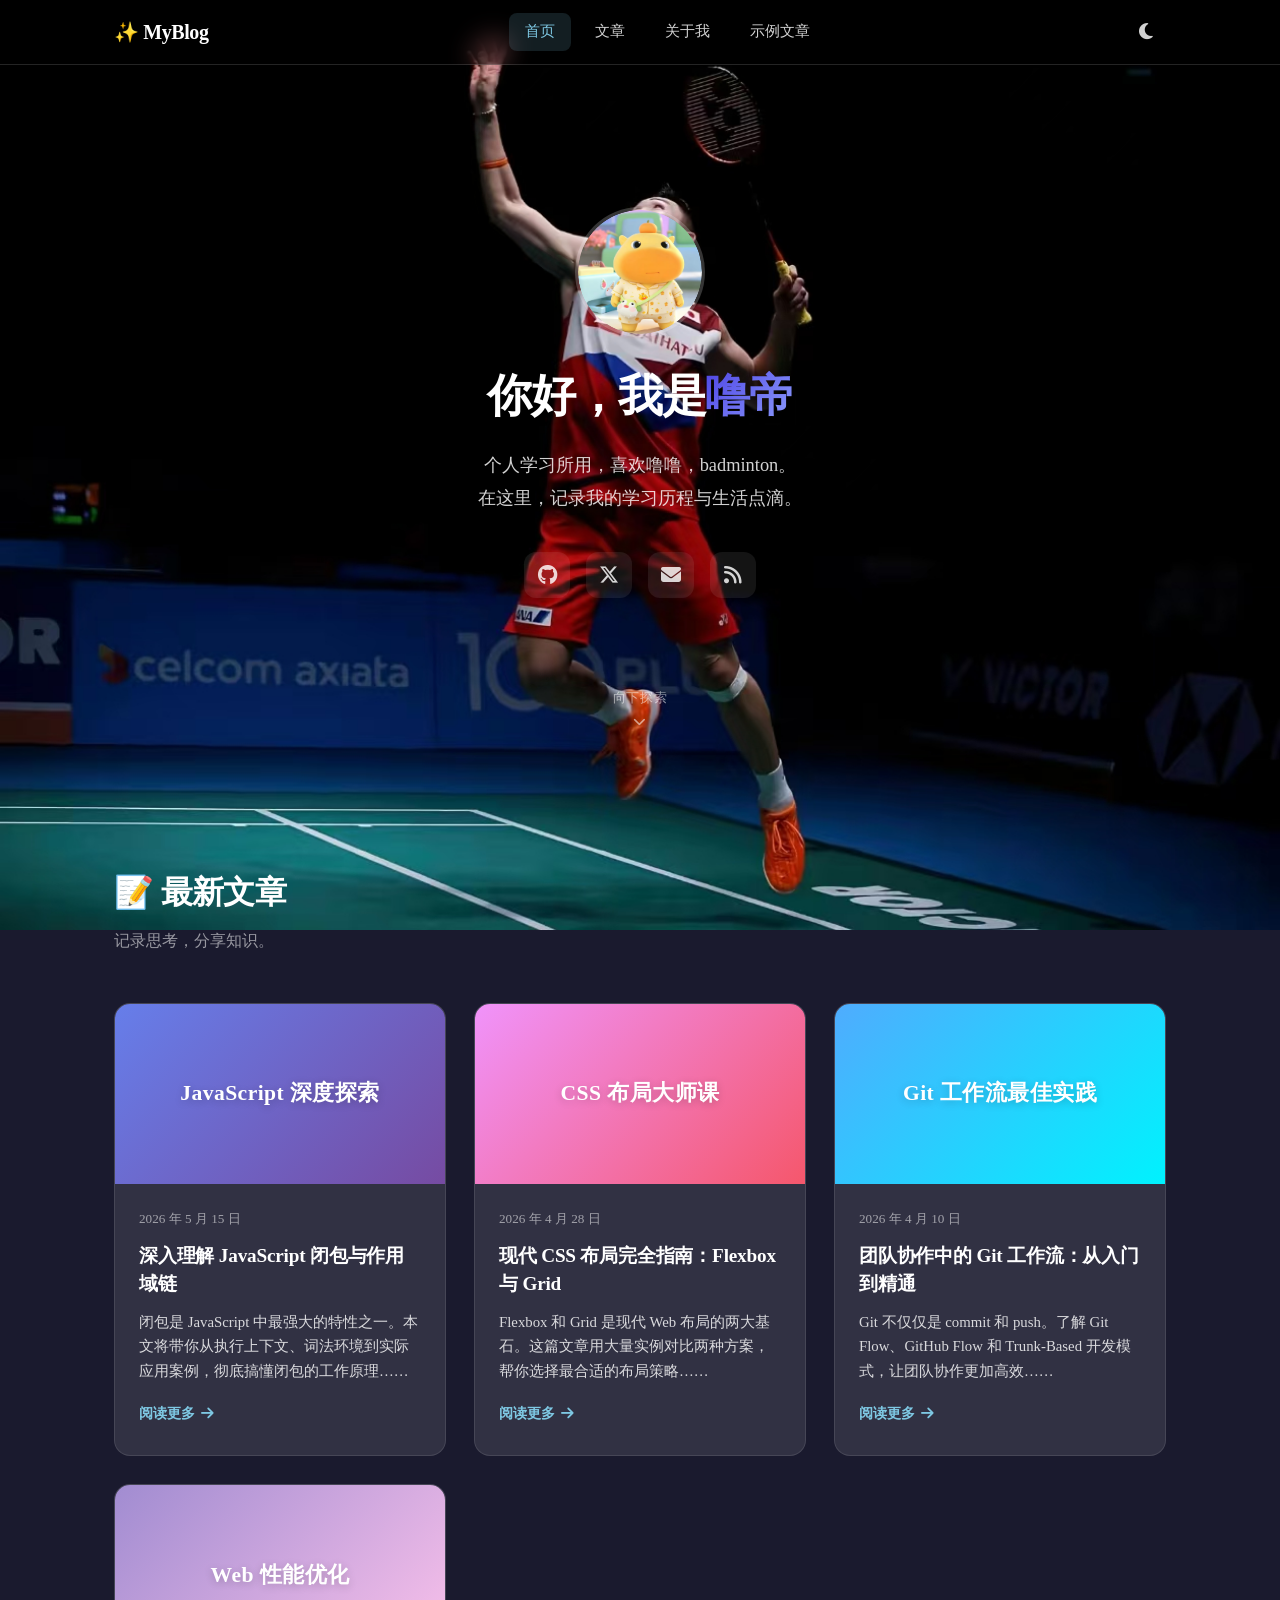
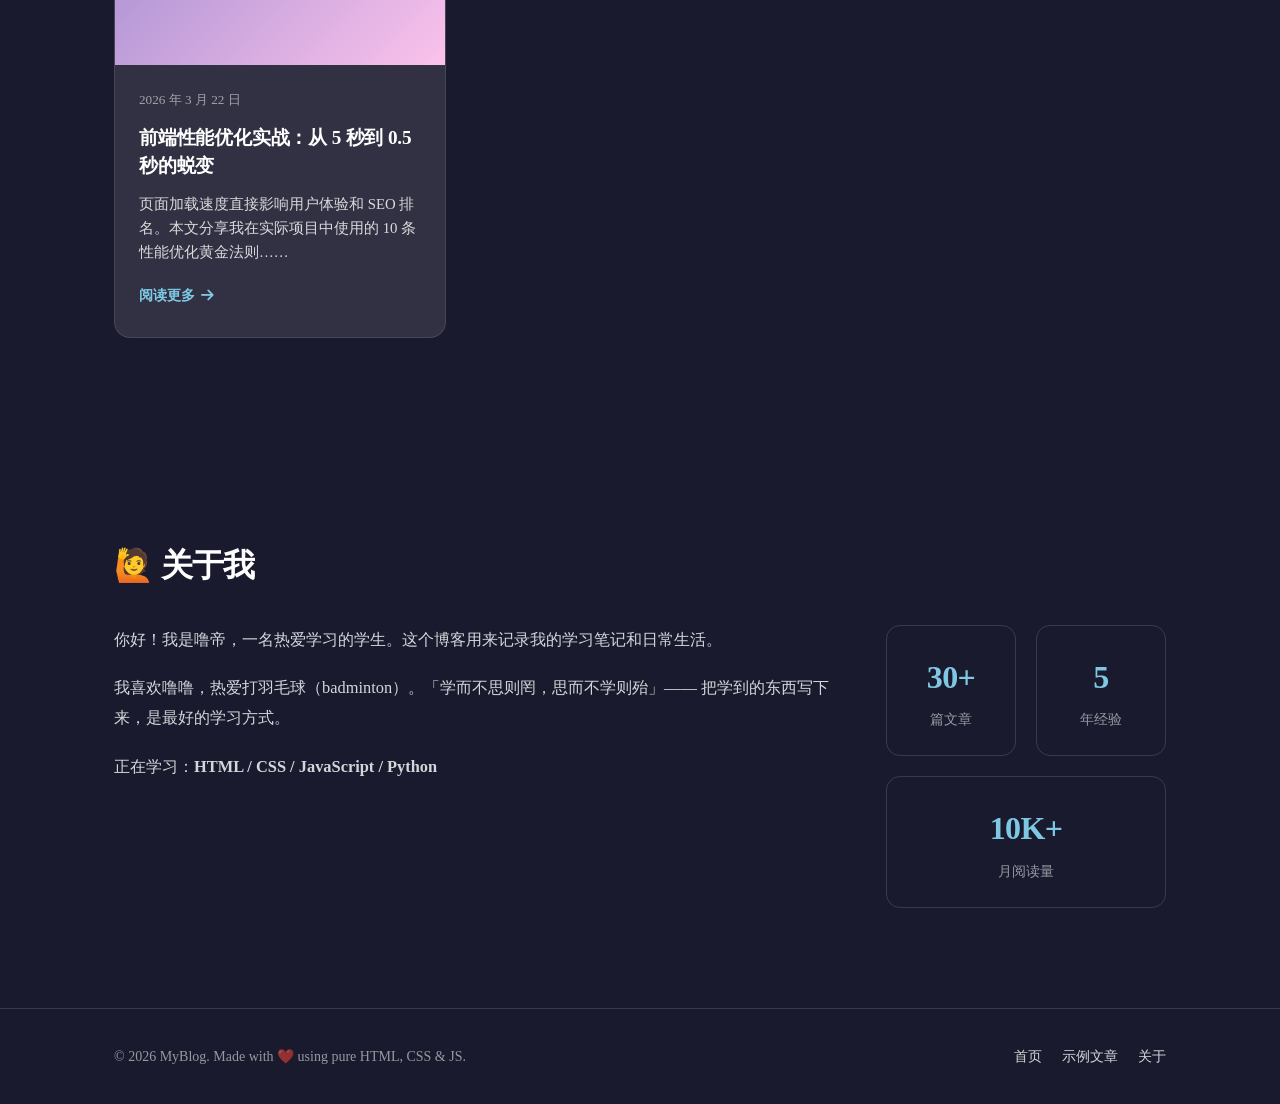
<file: index.html>
<!DOCTYPE html>
<html lang="zh-CN">
<head>
    <meta charset="UTF-8">
    <meta name="viewport" content="width=device-width, initial-scale=1.0">
    <title>My Blog — 探索技术与生活的交汇点</title>
    <link rel="stylesheet" href="css/style.css">
    <!-- Font Awesome 6 图标库（免费 CDN） -->
    <link rel="stylesheet" href="https://cdnjs.cloudflare.com/ajax/libs/font-awesome/6.5.1/css/all.min.css">
</head>
<body>
    <!-- ==================== 导航栏 ==================== -->
    <header class="navbar" id="navbar">
        <div class="container nav-container">
            <a href="index.html" class="nav-logo">✨ MyBlog</a>
            <nav class="nav-links" id="navLinks">
                <a href="index.html" class="nav-link active">首页</a>
                <a href="index.html#articles" class="nav-link">文章</a>
                <a href="index.html#about" class="nav-link">关于我</a>
                <a href="post.html" class="nav-link">示例文章</a>
            </nav>
            <div class="nav-actions">
                <!-- 夜间模式切换按钮 -->
                <button class="theme-toggle" id="themeToggle" aria-label="切换夜间模式" title="切换夜间模式">
                    <i class="fa-solid fa-moon" id="themeIcon"></i>
                </button>
                <!-- 移动端汉堡菜单 -->
                <button class="menu-toggle" id="menuToggle" aria-label="打开菜单">
                    <i class="fa-solid fa-bars"></i>
                </button>
            </div>
        </div>
    </header>

    <!-- ==================== 主视觉区 (Hero) ==================== -->
    <section class="hero">
        <div class="container hero-content">
            <div class="hero-avatar">
                <img src="images/微信图片_20260606142346_231_2.jpg" alt="噜帝的头像">
            </div>
            <h1 class="hero-title">你好，我是<span class="highlight">噜帝</span></h1>
            <p class="hero-subtitle">
                个人学习所用，喜欢噜噜，badminton。<br>
                在这里，记录我的学习历程与生活点滴。
            </p>
            <div class="hero-socials">
                <a href="https://github.com" target="_blank" class="social-link" title="GitHub" aria-label="GitHub">
                    <i class="fa-brands fa-github"></i>
                </a>
                <a href="https://twitter.com" target="_blank" class="social-link" title="Twitter / X" aria-label="Twitter">
                    <i class="fa-brands fa-x-twitter"></i>
                </a>
                <a href="mailto:hello@example.com" class="social-link" title="Email" aria-label="Email">
                    <i class="fa-solid fa-envelope"></i>
                </a>
                <a href="#" class="social-link" title="RSS 订阅" aria-label="RSS">
                    <i class="fa-solid fa-rss"></i>
                </a>
            </div>
        </div>
        <!-- 向下滚动提示 -->
        <div class="scroll-hint">
            <span>向下探索</span>
            <i class="fa-solid fa-chevron-down"></i>
        </div>
    </section>

    <!-- ==================== 文章列表区 ==================== -->
    <section class="articles-section" id="articles">
        <div class="container">
            <h2 class="section-title">📝 最新文章</h2>
            <p class="section-desc">记录思考，分享知识。</p>
            <div class="articles-grid">
                <!-- 文章卡片 1 -->
                <article class="card">
                    <div class="card-image" style="background: linear-gradient(135deg, #667eea 0%, #764ba2 100%);">
                        <span class="card-image-text">JavaScript 深度探索</span>
                    </div>
                    <div class="card-body">
                        <time class="card-date" datetime="2026-05-15">2026 年 5 月 15 日</time>
                        <h3 class="card-title">
                            <a href="post.html">深入理解 JavaScript 闭包与作用域链</a>
                        </h3>
                        <p class="card-excerpt">
                            闭包是 JavaScript 中最强大的特性之一。本文将带你从执行上下文、词法环境到实际应用案例，彻底搞懂闭包的工作原理……
                        </p>
                        <a href="post.html" class="btn-read-more">
                            阅读更多 <i class="fa-solid fa-arrow-right"></i>
                        </a>
                    </div>
                </article>

                <!-- 文章卡片 2 -->
                <article class="card">
                    <div class="card-image" style="background: linear-gradient(135deg, #f093fb 0%, #f5576c 100%);">
                        <span class="card-image-text">CSS 布局大师课</span>
                    </div>
                    <div class="card-body">
                        <time class="card-date" datetime="2026-04-28">2026 年 4 月 28 日</time>
                        <h3 class="card-title">
                            <a href="post.html">现代 CSS 布局完全指南：Flexbox 与 Grid</a>
                        </h3>
                        <p class="card-excerpt">
                            Flexbox 和 Grid 是现代 Web 布局的两大基石。这篇文章用大量实例对比两种方案，帮你选择最合适的布局策略……
                        </p>
                        <a href="post.html" class="btn-read-more">
                            阅读更多 <i class="fa-solid fa-arrow-right"></i>
                        </a>
                    </div>
                </article>

                <!-- 文章卡片 3 -->
                <article class="card">
                    <div class="card-image" style="background: linear-gradient(135deg, #4facfe 0%, #00f2fe 100%);">
                        <span class="card-image-text">Git 工作流最佳实践</span>
                    </div>
                    <div class="card-body">
                        <time class="card-date" datetime="2026-04-10">2026 年 4 月 10 日</time>
                        <h3 class="card-title">
                            <a href="post.html">团队协作中的 Git 工作流：从入门到精通</a>
                        </h3>
                        <p class="card-excerpt">
                            Git 不仅仅是 commit 和 push。了解 Git Flow、GitHub Flow 和 Trunk-Based 开发模式，让团队协作更加高效……
                        </p>
                        <a href="post.html" class="btn-read-more">
                            阅读更多 <i class="fa-solid fa-arrow-right"></i>
                        </a>
                    </div>
                </article>

                <!-- 文章卡片 4 -->
                <article class="card">
                    <div class="card-image" style="background: linear-gradient(135deg, #a18cd1 0%, #fbc2eb 100%);">
                        <span class="card-image-text">Web 性能优化</span>
                    </div>
                    <div class="card-body">
                        <time class="card-date" datetime="2026-03-22">2026 年 3 月 22 日</time>
                        <h3 class="card-title">
                            <a href="post.html">前端性能优化实战：从 5 秒到 0.5 秒的蜕变</a>
                        </h3>
                        <p class="card-excerpt">
                            页面加载速度直接影响用户体验和 SEO 排名。本文分享我在实际项目中使用的 10 条性能优化黄金法则……
                        </p>
                        <a href="post.html" class="btn-read-more">
                            阅读更多 <i class="fa-solid fa-arrow-right"></i>
                        </a>
                    </div>
                </article>
            </div>
        </div>
    </section>

    <!-- ==================== 关于我区域 ==================== -->
    <section class="about-section" id="about">
        <div class="container">
            <h2 class="section-title">🙋 关于我</h2>
            <div class="about-content">
                <div class="about-text">
                    <p>
                        你好！我是噜帝，一名热爱学习的学生。这个博客用来记录我的学习笔记和日常生活。
                    </p>
                    <p>
                        我喜欢噜噜，热爱打羽毛球（badminton）。「学而不思则罔，思而不学则殆」—— 把学到的东西写下来，是最好的学习方式。
                    </p>
                    <p>
                        正在学习：<strong>HTML / CSS / JavaScript / Python</strong>
                    </p>
                </div>
                <div class="about-stats">
                    <div class="stat-item">
                        <span class="stat-number">30+</span>
                        <span class="stat-label">篇文章</span>
                    </div>
                    <div class="stat-item">
                        <span class="stat-number">5</span>
                        <span class="stat-label">年经验</span>
                    </div>
                    <div class="stat-item">
                        <span class="stat-number">10K+</span>
                        <span class="stat-label">月阅读量</span>
                    </div>
                </div>
            </div>
        </div>
    </section>

    <!-- ==================== 页脚 ==================== -->
    <footer class="footer">
        <div class="container footer-content">
            <p>&copy; 2026 MyBlog. Made with ❤️ using pure HTML, CSS &amp; JS.</p>
            <div class="footer-links">
                <a href="index.html">首页</a>
                <a href="post.html">示例文章</a>
                <a href="#about">关于</a>
            </div>
        </div>
    </footer>

    <!-- ==================== 脚本 ==================== -->
    <script src="js/main.js"></script>
</body>
</html>
</file>
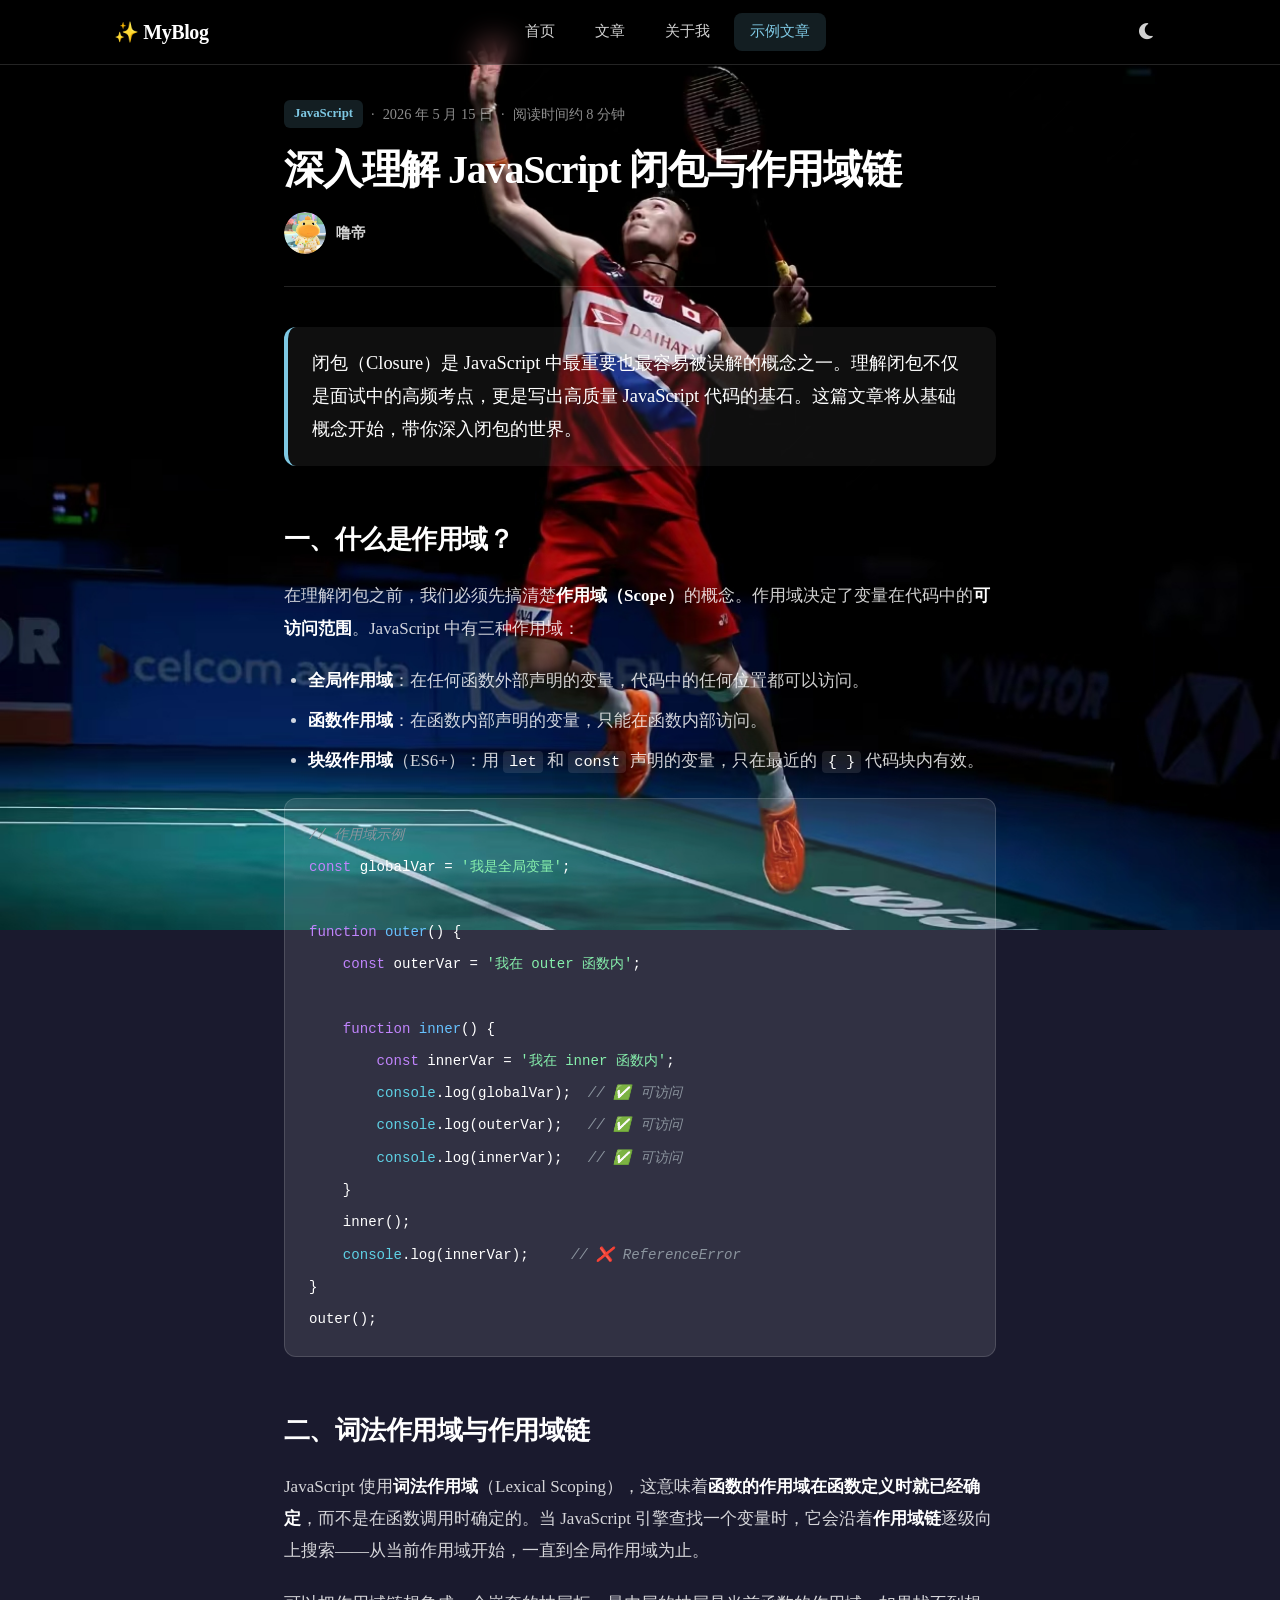
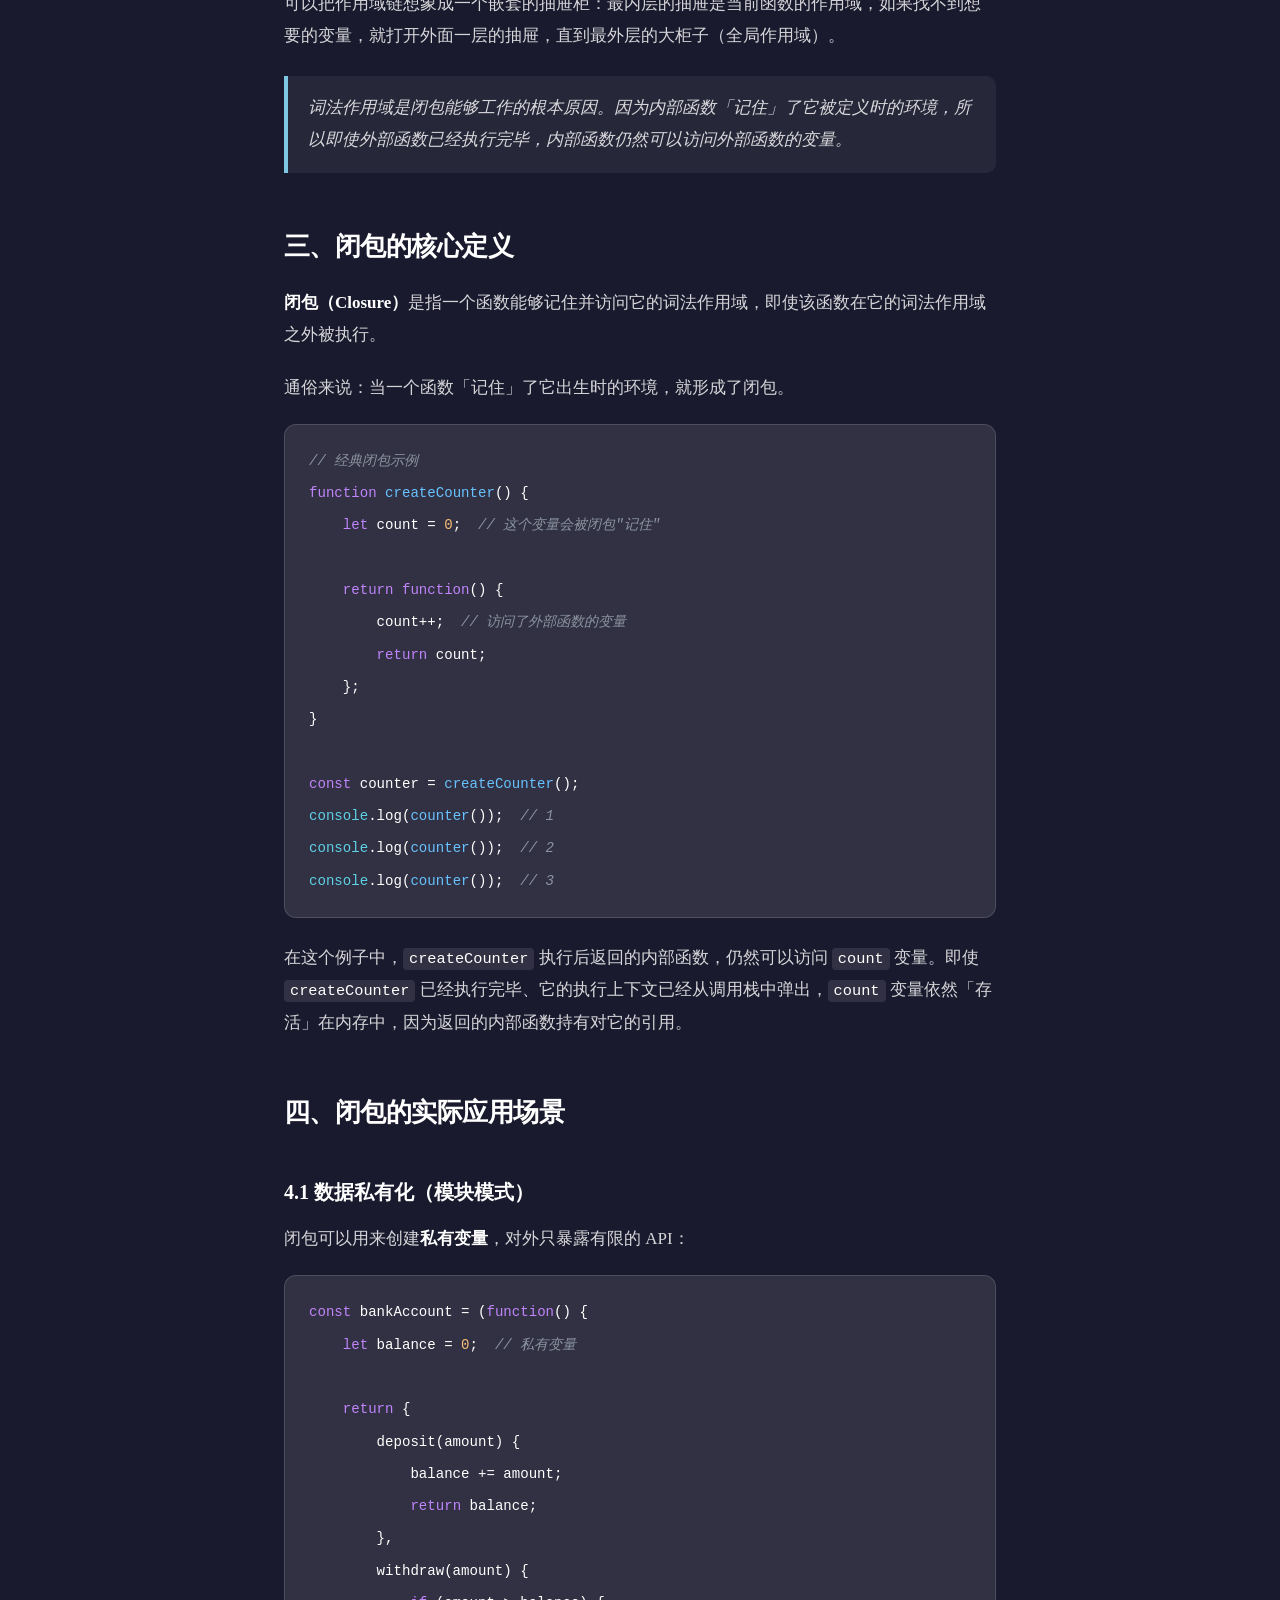
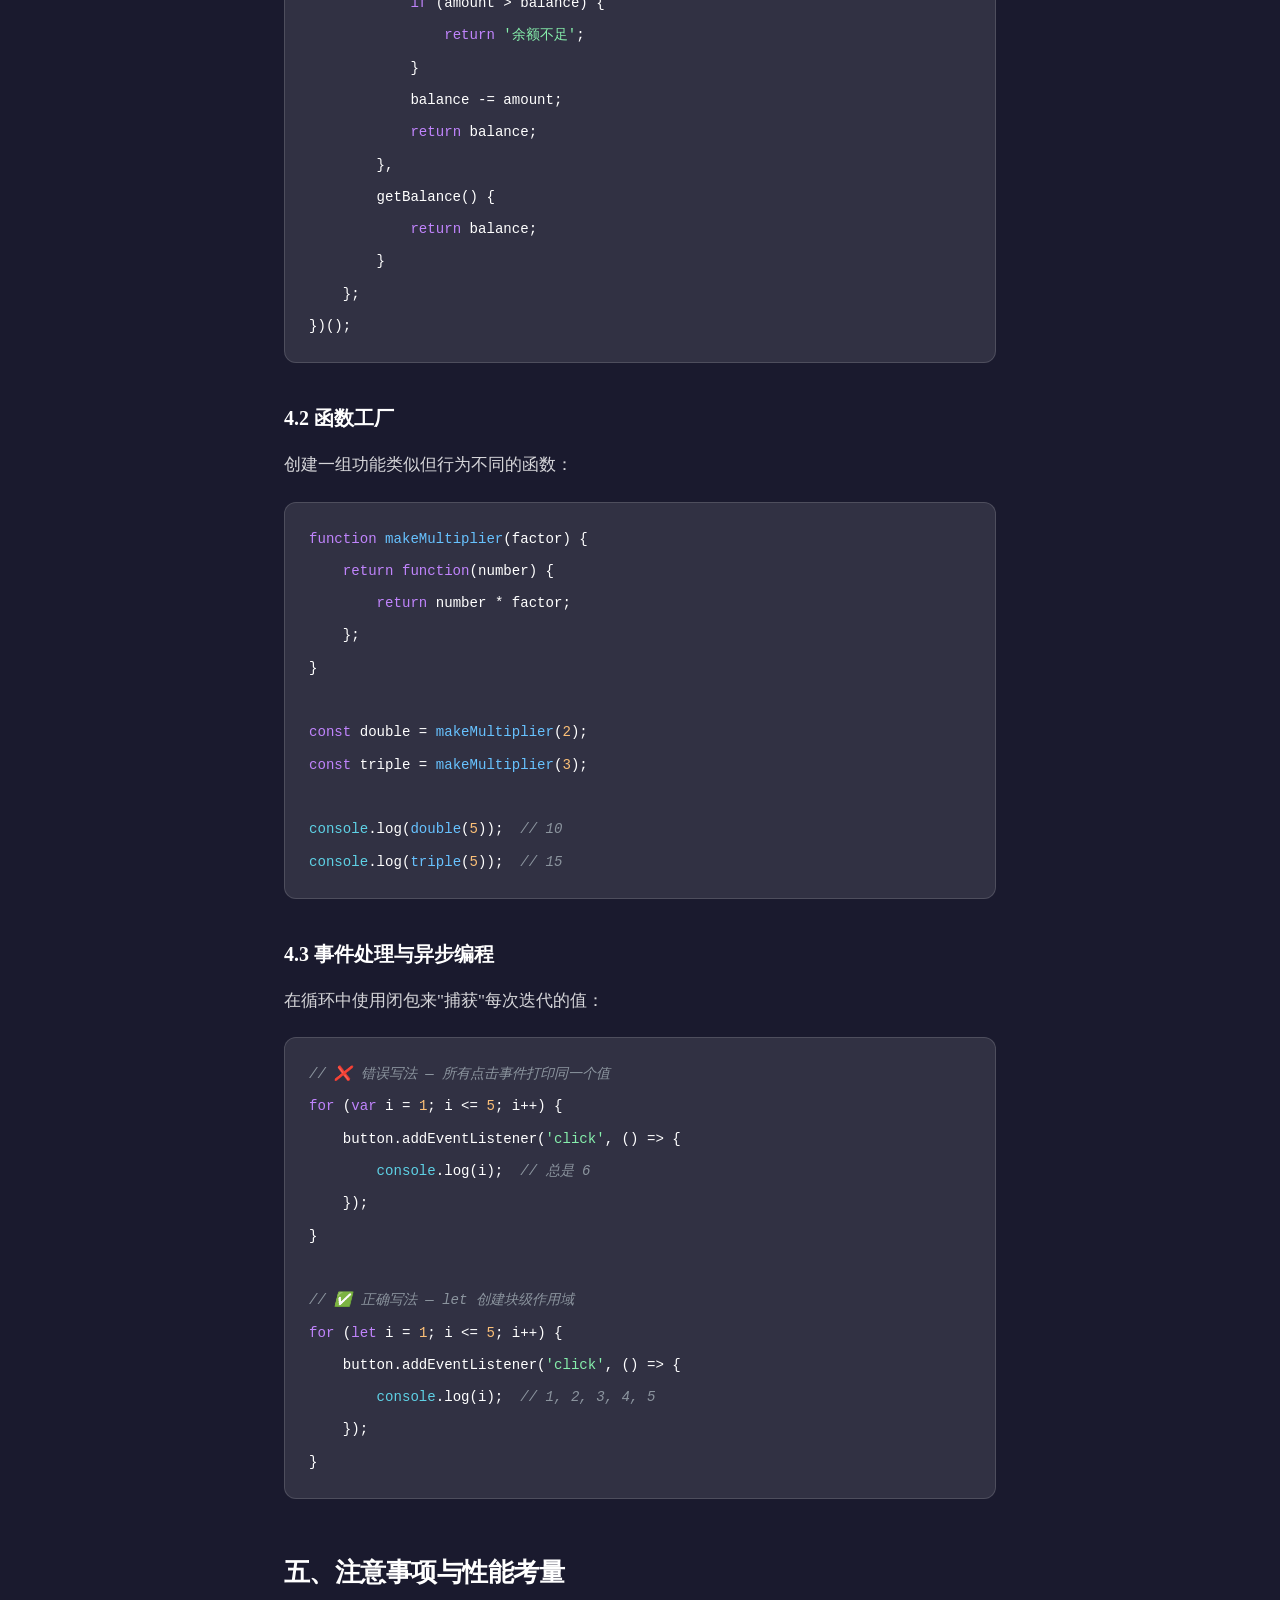
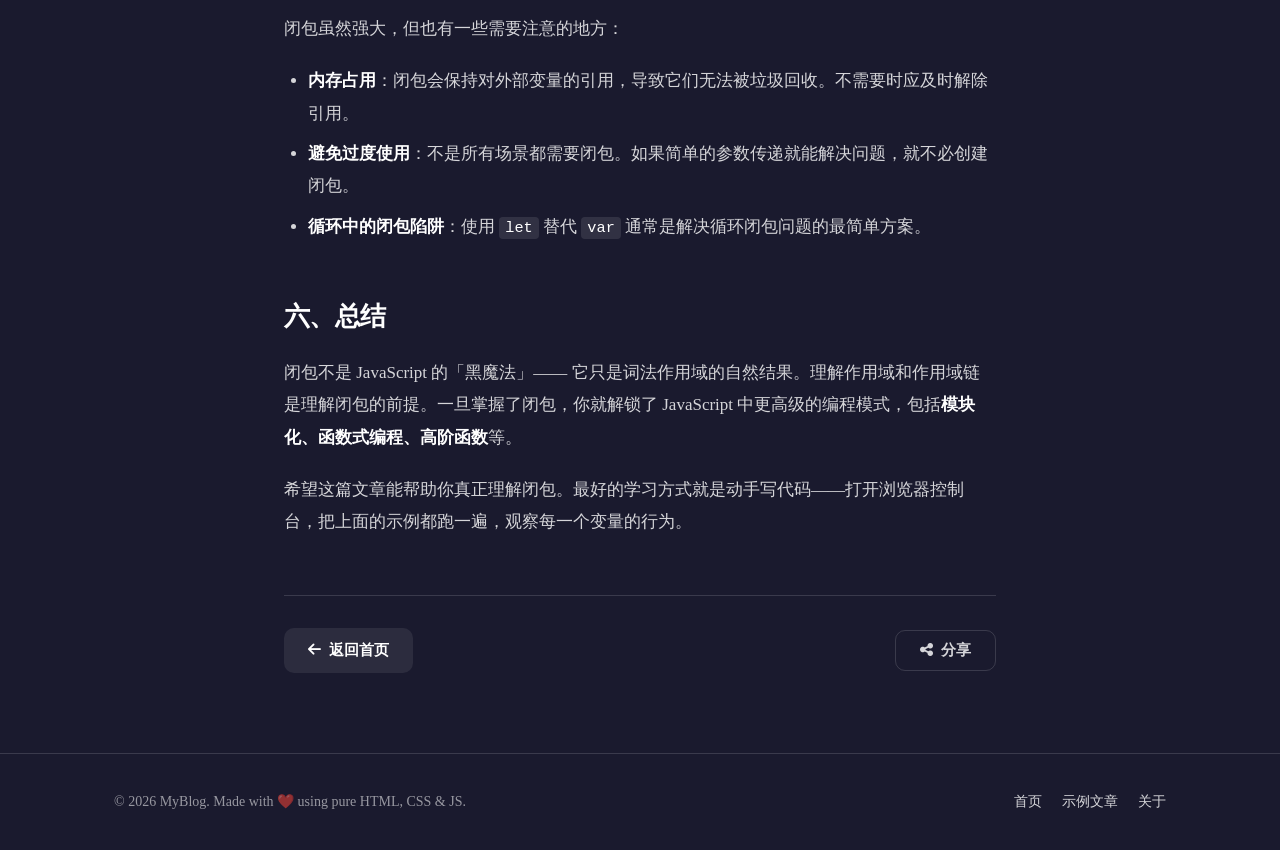
<file: post.html>
<!DOCTYPE html>
<html lang="zh-CN">
<head>
    <meta charset="UTF-8">
    <meta name="viewport" content="width=device-width, initial-scale=1.0">
    <title>深入理解 JavaScript 闭包与作用域链 — MyBlog</title>
    <link rel="stylesheet" href="css/style.css">
    <link rel="stylesheet" href="https://cdnjs.cloudflare.com/ajax/libs/font-awesome/6.5.1/css/all.min.css">
</head>
<body>
    <!-- ==================== 导航栏 ==================== -->
    <header class="navbar" id="navbar">
        <div class="container nav-container">
            <a href="index.html" class="nav-logo">✨ MyBlog</a>
            <nav class="nav-links" id="navLinks">
                <a href="index.html" class="nav-link">首页</a>
                <a href="index.html#articles" class="nav-link">文章</a>
                <a href="index.html#about" class="nav-link">关于我</a>
                <a href="post.html" class="nav-link active">示例文章</a>
            </nav>
            <div class="nav-actions">
                <button class="theme-toggle" id="themeToggle" aria-label="切换夜间模式" title="切换夜间模式">
                    <i class="fa-solid fa-moon" id="themeIcon"></i>
                </button>
                <button class="menu-toggle" id="menuToggle" aria-label="打开菜单">
                    <i class="fa-solid fa-bars"></i>
                </button>
            </div>
        </div>
    </header>

    <!-- ==================== 文章内容 ==================== -->
    <main class="post-container">
        <article class="post-article">
            <!-- 文章头部 -->
            <header class="post-header">
                <div class="post-meta">
                    <span class="post-category">JavaScript</span>
                    <span class="post-divider">·</span>
                    <time datetime="2026-05-15">2026 年 5 月 15 日</time>
                    <span class="post-divider">·</span>
                    <span>阅读时间约 8 分钟</span>
                </div>
                <h1 class="post-title">深入理解 JavaScript 闭包与作用域链</h1>
                <div class="post-author">
                    <span class="author-avatar">
                        <img src="images/微信图片_20260606142346_231_2.jpg" alt="噜帝" class="author-avatar-img">
                    </span>
                    <span class="author-name">噜帝</span>
                </div>
            </header>

            <!-- 文章正文 -->
            <div class="post-body">
                <!-- 引言 -->
                <p class="post-lead">
                    闭包（Closure）是 JavaScript 中最重要也最容易被误解的概念之一。理解闭包不仅是面试中的高频考点，更是写出高质量 JavaScript 代码的基石。这篇文章将从基础概念开始，带你深入闭包的世界。
                </p>

                <h2>一、什么是作用域？</h2>
                <p>
                    在理解闭包之前，我们必须先搞清楚<strong>作用域（Scope）</strong>的概念。作用域决定了变量在代码中的<strong>可访问范围</strong>。JavaScript 中有三种作用域：
                </p>
                <ul>
                    <li><strong>全局作用域</strong>：在任何函数外部声明的变量，代码中的任何位置都可以访问。</li>
                    <li><strong>函数作用域</strong>：在函数内部声明的变量，只能在函数内部访问。</li>
                    <li><strong>块级作用域</strong>（ES6+）：用 <code>let</code> 和 <code>const</code> 声明的变量，只在最近的 <code>{ }</code> 代码块内有效。</li>
                </ul>

                <pre><code><span class="code-comment">// 作用域示例</span>
<span class="code-keyword">const</span> globalVar = <span class="code-string">'我是全局变量'</span>;

<span class="code-keyword">function</span> <span class="code-function">outer</span>() {
    <span class="code-keyword">const</span> outerVar = <span class="code-string">'我在 outer 函数内'</span>;

    <span class="code-keyword">function</span> <span class="code-function">inner</span>() {
        <span class="code-keyword">const</span> innerVar = <span class="code-string">'我在 inner 函数内'</span>;
        <span class="code-builtin">console</span>.log(globalVar);  <span class="code-comment">// ✅ 可访问</span>
        <span class="code-builtin">console</span>.log(outerVar);   <span class="code-comment">// ✅ 可访问</span>
        <span class="code-builtin">console</span>.log(innerVar);   <span class="code-comment">// ✅ 可访问</span>
    }
    inner();
    <span class="code-builtin">console</span>.log(innerVar);     <span class="code-comment">// ❌ ReferenceError</span>
}
outer();</code></pre>

                <h2>二、词法作用域与作用域链</h2>
                <p>
                    JavaScript 使用<strong>词法作用域</strong>（Lexical Scoping），这意味着<strong>函数的作用域在函数定义时就已经确定</strong>，而不是在函数调用时确定的。当 JavaScript 引擎查找一个变量时，它会沿着<strong>作用域链</strong>逐级向上搜索——从当前作用域开始，一直到全局作用域为止。
                </p>
                <p>
                    可以把作用域链想象成一个嵌套的抽屉柜：最内层的抽屉是当前函数的作用域，如果找不到想要的变量，就打开外面一层的抽屉，直到最外层的大柜子（全局作用域）。
                </p>

                <blockquote>
                    词法作用域是闭包能够工作的根本原因。因为内部函数「记住」了它被定义时的环境，所以即使外部函数已经执行完毕，内部函数仍然可以访问外部函数的变量。
                </blockquote>

                <h2>三、闭包的核心定义</h2>
                <p>
                    <strong>闭包（Closure）</strong>是指一个函数能够记住并访问它的词法作用域，即使该函数在它的词法作用域之外被执行。
                </p>
                <p>通俗来说：当一个函数「记住」了它出生时的环境，就形成了闭包。</p>

                <pre><code><span class="code-comment">// 经典闭包示例</span>
<span class="code-keyword">function</span> <span class="code-function">createCounter</span>() {
    <span class="code-keyword">let</span> count = <span class="code-number">0</span>;  <span class="code-comment">// 这个变量会被闭包"记住"</span>

    <span class="code-keyword">return function</span>() {
        count++;  <span class="code-comment">// 访问了外部函数的变量</span>
        <span class="code-keyword">return</span> count;
    };
}

<span class="code-keyword">const</span> counter = <span class="code-function">createCounter</span>();
<span class="code-builtin">console</span>.log(<span class="code-function">counter</span>());  <span class="code-comment">// 1</span>
<span class="code-builtin">console</span>.log(<span class="code-function">counter</span>());  <span class="code-comment">// 2</span>
<span class="code-builtin">console</span>.log(<span class="code-function">counter</span>());  <span class="code-comment">// 3</span></code></pre>

                <p>
                    在这个例子中，<code>createCounter</code> 执行后返回的内部函数，仍然可以访问 <code>count</code> 变量。即使 <code>createCounter</code> 已经执行完毕、它的执行上下文已经从调用栈中弹出，<code>count</code> 变量依然「存活」在内存中，因为返回的内部函数持有对它的引用。
                </p>

                <h2>四、闭包的实际应用场景</h2>

                <h3>4.1 数据私有化（模块模式）</h3>
                <p>闭包可以用来创建<strong>私有变量</strong>，对外只暴露有限的 API：</p>

                <pre><code><span class="code-keyword">const</span> bankAccount = (<span class="code-keyword">function</span>() {
    <span class="code-keyword">let</span> balance = <span class="code-number">0</span>;  <span class="code-comment">// 私有变量</span>

    <span class="code-keyword">return</span> {
        deposit(amount) {
            balance += amount;
            <span class="code-keyword">return</span> balance;
        },
        withdraw(amount) {
            <span class="code-keyword">if</span> (amount > balance) {
                <span class="code-keyword">return</span> <span class="code-string">'余额不足'</span>;
            }
            balance -= amount;
            <span class="code-keyword">return</span> balance;
        },
        getBalance() {
            <span class="code-keyword">return</span> balance;
        }
    };
})();</code></pre>

                <h3>4.2 函数工厂</h3>
                <p>创建一组功能类似但行为不同的函数：</p>

                <pre><code><span class="code-keyword">function</span> <span class="code-function">makeMultiplier</span>(factor) {
    <span class="code-keyword">return function</span>(number) {
        <span class="code-keyword">return</span> number * factor;
    };
}

<span class="code-keyword">const</span> double = <span class="code-function">makeMultiplier</span>(<span class="code-number">2</span>);
<span class="code-keyword">const</span> triple = <span class="code-function">makeMultiplier</span>(<span class="code-number">3</span>);

<span class="code-builtin">console</span>.log(<span class="code-function">double</span>(<span class="code-number">5</span>));  <span class="code-comment">// 10</span>
<span class="code-builtin">console</span>.log(<span class="code-function">triple</span>(<span class="code-number">5</span>));  <span class="code-comment">// 15</span></code></pre>

                <h3>4.3 事件处理与异步编程</h3>
                <p>在循环中使用闭包来"捕获"每次迭代的值：</p>

                <pre><code><span class="code-comment">// ❌ 错误写法 — 所有点击事件打印同一个值</span>
<span class="code-keyword">for</span> (<span class="code-keyword">var</span> i = <span class="code-number">1</span>; i <= <span class="code-number">5</span>; i++) {
    button.addEventListener(<span class="code-string">'click'</span>, () => {
        <span class="code-builtin">console</span>.log(i);  <span class="code-comment">// 总是 6</span>
    });
}

<span class="code-comment">// ✅ 正确写法 — let 创建块级作用域</span>
<span class="code-keyword">for</span> (<span class="code-keyword">let</span> i = <span class="code-number">1</span>; i <= <span class="code-number">5</span>; i++) {
    button.addEventListener(<span class="code-string">'click'</span>, () => {
        <span class="code-builtin">console</span>.log(i);  <span class="code-comment">// 1, 2, 3, 4, 5</span>
    });
}</code></pre>

                <h2>五、注意事项与性能考量</h2>
                <p>闭包虽然强大，但也有一些需要注意的地方：</p>
                <ul>
                    <li><strong>内存占用</strong>：闭包会保持对外部变量的引用，导致它们无法被垃圾回收。不需要时应及时解除引用。</li>
                    <li><strong>避免过度使用</strong>：不是所有场景都需要闭包。如果简单的参数传递就能解决问题，就不必创建闭包。</li>
                    <li><strong>循环中的闭包陷阱</strong>：使用 <code>let</code> 替代 <code>var</code> 通常是解决循环闭包问题的最简单方案。</li>
                </ul>

                <h2>六、总结</h2>
                <p>
                    闭包不是 JavaScript 的「黑魔法」—— 它只是词法作用域的自然结果。理解作用域和作用域链是理解闭包的前提。一旦掌握了闭包，你就解锁了 JavaScript 中更高级的编程模式，包括<strong>模块化、函数式编程、高阶函数</strong>等。
                </p>
                <p>
                    希望这篇文章能帮助你真正理解闭包。最好的学习方式就是动手写代码——打开浏览器控制台，把上面的示例都跑一遍，观察每一个变量的行为。
                </p>
            </div>

            <!-- 文章底部 -->
            <div class="post-footer-actions">
                <a href="index.html" class="btn-back">
                    <i class="fa-solid fa-arrow-left"></i> 返回首页
                </a>
                <button class="btn-share" id="btnShare" title="分享文章">
                    <i class="fa-solid fa-share-nodes"></i> 分享
                </button>
            </div>

            <!-- 分享提示 -->
            <div class="share-toast" id="shareToast">🔗 链接已复制到剪贴板！</div>
        </article>
    </main>

    <!-- ==================== 页脚 ==================== -->
    <footer class="footer">
        <div class="container footer-content">
            <p>&copy; 2026 MyBlog. Made with ❤️ using pure HTML, CSS &amp; JS.</p>
            <div class="footer-links">
                <a href="index.html">首页</a>
                <a href="post.html">示例文章</a>
                <a href="index.html#about">关于</a>
            </div>
        </div>
    </footer>

    <script src="js/main.js"></script>
</body>
</html>
</file>
<file: css/style.css>
/* ============================================================
   MyBlog — 现代极简博客 样式表
   设计理念：黑白灰基调 + 柔和渐变点缀 + 优雅留白
   ============================================================ */

/* -------------------- CSS 变量（主题系统） -------------------- */
:root {
    /* 浅色主题（默认）— 全白字体 + 透明底 + 天蓝强调 */
    --bg-primary: transparent;
    --bg-secondary: transparent;
    --bg-tertiary: rgba(255, 255, 255, 0.08);
    --bg-card: rgba(255, 255, 255, 0.10);
    --text-primary: #ffffff;
    --text-secondary: rgba(255, 255, 255, 0.82);
    --text-tertiary: rgba(255, 255, 255, 0.55);
    --border-color: rgba(255, 255, 255, 0.14);
    --border-card: rgba(255, 255, 255, 0.10);
    --shadow-sm: 0 1px 4px rgba(0, 0, 0, 0.3);
    --shadow-md: 0 4px 18px rgba(0, 0, 0, 0.4);
    --shadow-lg: 0 8px 36px rgba(0, 0, 0, 0.5);
    --accent: #7EC8E3;
    --accent-hover: #A8DFF0;
    --accent-light: rgba(126, 200, 227, 0.15);
    --hero-bg: transparent;
    --navbar-bg: rgba(0, 0, 0, 0.35);
    --navbar-bg-solid: rgba(0, 0, 0, 0.55);
    --code-bg: rgba(255, 255, 255, 0.10);
    --code-text: #ffffff;
    --blockquote-bg: rgba(255, 255, 255, 0.06);
    --blockquote-border: #7EC8E3;
    --toast-bg: #ffffff;
    --toast-text: #1a1a2e;
}

/* 夜间主题 */
[data-theme="dark"] {
    --bg-primary: transparent;
    --bg-secondary: transparent;
    --bg-tertiary: rgba(255, 255, 255, 0.05);
    --bg-card: rgba(255, 255, 255, 0.06);
    --text-primary: #e0e0e8;
    --text-secondary: rgba(224, 224, 232, 0.78);
    --text-tertiary: rgba(224, 224, 232, 0.5);
    --border-color: rgba(255, 255, 255, 0.08);
    --border-card: rgba(255, 255, 255, 0.06);
    --shadow-sm: 0 1px 4px rgba(0, 0, 0, 0.5);
    --shadow-md: 0 4px 18px rgba(0, 0, 0, 0.6);
    --shadow-lg: 0 8px 36px rgba(0, 0, 0, 0.7);
    --accent: #7EC8E3;
    --accent-hover: #A8DFF0;
    --accent-light: rgba(126, 200, 227, 0.12);
    --hero-bg: transparent;
    --navbar-bg: rgba(0, 0, 0, 0.55);
    --navbar-bg-solid: rgba(0, 0, 0, 0.75);
    --code-bg: rgba(255, 255, 255, 0.06);
    --code-text: #e0e0e8;
    --blockquote-bg: rgba(255, 255, 255, 0.04);
    --blockquote-border: #7EC8E3;
    --toast-bg: #e0e0e8;
    --toast-text: #0f0f14;
}

/* -------------------- 全局重置 & 基础样式 -------------------- */
*,
*::before,
*::after {
    margin: 0;
    padding: 0;
    box-sizing: border-box;
}

html {
    scroll-behavior: smooth;
    scroll-padding-top: 80px; /* 固定导航栏高度补偿 */
    font-size: 16px;
}

body {
    font-family: "KaiTi", "楷体", "STKaiti", "AR PL UKai CN", "Noto Serif SC",
                 "PingFang SC", "Microsoft YaHei", serif;
    background-color: #1a1a2e;
    background-image: url('../images/微信图片_20260606142449_232_2.jpg');
    background-size: cover;
    background-position: center;
    background-repeat: no-repeat;
    background-attachment: fixed;
    color: var(--text-primary);
    line-height: 1.7;
    transition: background-color 0.35s ease, color 0.35s ease;
    -webkit-font-smoothing: antialiased;
    -moz-osx-font-smoothing: grayscale;
}

.container {
    max-width: 1100px;
    margin: 0 auto;
    padding: 0 24px;
}

a {
    color: var(--accent);
    text-decoration: none;
    transition: color 0.2s ease;
}

a:hover {
    color: var(--accent-hover);
}

img {
    max-width: 100%;
    height: auto;
    display: block;
}

/* -------------------- 导航栏 -------------------- */
.navbar {
    position: fixed;
    top: 0;
    left: 0;
    right: 0;
    z-index: 1000;
    background: var(--navbar-bg);
    backdrop-filter: blur(12px);
    -webkit-backdrop-filter: blur(12px);
    border-bottom: 1px solid var(--border-color);
    transition: background-color 0.35s ease, border-color 0.35s ease;
}

.nav-container {
    display: flex;
    align-items: center;
    justify-content: space-between;
    height: 64px;
}

.nav-logo {
    font-size: 1.25rem;
    font-weight: 700;
    color: #ffffff;
    letter-spacing: -0.02em;
    white-space: nowrap;
    text-shadow: 0 1px 3px rgba(0,0,0,0.3);
}

.nav-logo:hover {
    color: var(--accent);
}

.nav-links {
    display: flex;
    align-items: center;
    gap: 8px;
}

.nav-link {
    color: var(--text-secondary);
    padding: 6px 16px;
    border-radius: 8px;
    font-size: 0.925rem;
    font-weight: 500;
    transition: all 0.2s ease;
}

.nav-link:hover,
.nav-link.active {
    color: var(--accent);
    background: var(--accent-light);
}

/* 导航栏右侧 */
.nav-actions {
    display: flex;
    align-items: center;
    gap: 8px;
}

/* 主题切换按钮 */
.theme-toggle {
    display: flex;
    align-items: center;
    justify-content: center;
    width: 40px;
    height: 40px;
    border: none;
    border-radius: 10px;
    background: transparent;
    color: var(--text-secondary);
    font-size: 1.15rem;
    cursor: pointer;
    transition: all 0.25s ease;
}

.theme-toggle:hover {
    background: var(--bg-tertiary);
    color: var(--accent);
    transform: rotate(15deg);
}

/* 移动端菜单按钮 */
.menu-toggle {
    display: none;
    align-items: center;
    justify-content: center;
    width: 40px;
    height: 40px;
    border: none;
    border-radius: 10px;
    background: transparent;
    color: var(--text-secondary);
    font-size: 1.3rem;
    cursor: pointer;
    transition: all 0.2s ease;
}

.menu-toggle:hover {
    background: var(--bg-tertiary);
}

/* -------------------- 主视觉区 (Hero) -------------------- */
.hero {
    position: relative;
    display: flex;
    flex-direction: column;
    align-items: center;
    justify-content: center;
    min-height: 85vh;
    padding: 120px 24px 80px;
    background: transparent;
    text-align: center;
    transition: background 0.35s ease;
}

.hero-content {
    display: flex;
    flex-direction: column;
    align-items: center;
    gap: 24px;
    max-width: 640px;
}

.hero-avatar {
    width: 130px;
    height: 130px;
    display: flex;
    align-items: center;
    justify-content: center;
    background: var(--bg-tertiary);
    border-radius: 50%;
    margin-bottom: 8px;
    border: 3px solid var(--border-color);
    overflow: hidden;
    transition: background 0.35s ease, border-color 0.35s ease;
}

.hero-avatar img {
    width: 100%;
    height: 100%;
    object-fit: cover;
    border-radius: 50%;
}

.hero-title {
    font-size: 2.8rem;
    font-weight: 800;
    letter-spacing: -0.03em;
    line-height: 1.25;
    color: var(--text-primary);
}

.hero-title .highlight {
    background: linear-gradient(135deg, #4f46e5 0%, #818cf8 50%, #6366f1 100%);
    background-clip: text;
    -webkit-background-clip: text;
    -webkit-text-fill-color: transparent;
    background-size: 200% auto;
    animation: gradient-shift 3s ease-in-out infinite;
}

@keyframes gradient-shift {
    0%, 100% { background-position: 0% center; }
    50% { background-position: 200% center; }
}

.hero-subtitle {
    font-size: 1.15rem;
    color: var(--text-secondary);
    line-height: 1.8;
    max-width: 560px;
}

.hero-socials {
    display: flex;
    align-items: center;
    gap: 16px;
    margin-top: 12px;
}

.social-link {
    display: flex;
    align-items: center;
    justify-content: center;
    width: 46px;
    height: 46px;
    border-radius: 12px;
    background: var(--bg-tertiary);
    color: var(--text-secondary);
    font-size: 1.25rem;
    transition: all 0.25s ease;
    border: 1px solid transparent;
}

.social-link:hover {
    background: var(--accent);
    color: #fff;
    border-color: var(--accent);
    transform: translateY(-3px);
    box-shadow: 0 6px 20px rgba(79, 70, 229, 0.35);
}

/* 向下滚动提示 */
.scroll-hint {
    position: absolute;
    bottom: 36px;
    display: flex;
    flex-direction: column;
    align-items: center;
    gap: 6px;
    color: var(--text-tertiary);
    font-size: 0.8rem;
    letter-spacing: 0.05em;
    animation: bounce 2s ease-in-out infinite;
}

@keyframes bounce {
    0%, 100% { transform: translateY(0); opacity: 0.6; }
    50% { transform: translateY(8px); opacity: 1; }
}

/* -------------------- 文章列表区 -------------------- */
.articles-section {
    padding: 100px 0;
    background: transparent;
    transition: background-color 0.35s ease;
}

.section-title {
    font-size: 2rem;
    font-weight: 700;
    letter-spacing: -0.02em;
    color: var(--text-primary);
    margin-bottom: 8px;
}

.section-desc {
    color: var(--text-tertiary);
    font-size: 1rem;
    margin-bottom: 48px;
}

.articles-grid {
    display: grid;
    grid-template-columns: repeat(auto-fill, minmax(300px, 1fr));
    gap: 28px;
}

/* 卡片 */
.card {
    background: var(--bg-card);
    border-radius: 16px;
    border: 1px solid var(--border-card);
    overflow: hidden;
    transition: all 0.35s ease;
    display: flex;
    flex-direction: column;
}

.card:hover {
    transform: translateY(-6px);
    box-shadow: var(--shadow-lg);
    border-color: transparent;
}

.card-image {
    height: 180px;
    display: flex;
    align-items: center;
    justify-content: center;
    position: relative;
    overflow: hidden;
}

.card-image-text {
    color: #fff;
    font-size: 1.35rem;
    font-weight: 700;
    text-shadow: 0 2px 8px rgba(0,0,0,0.2);
    letter-spacing: 0.02em;
}

.card-body {
    padding: 24px;
    display: flex;
    flex-direction: column;
    gap: 12px;
    flex: 1;
}

.card-date {
    font-size: 0.825rem;
    color: var(--text-tertiary);
}

.card-title {
    font-size: 1.2rem;
    font-weight: 700;
    line-height: 1.45;
    letter-spacing: -0.01em;
}

.card-title a {
    color: var(--text-primary);
    transition: color 0.2s ease;
}

.card-title a:hover {
    color: var(--accent);
}

.card-excerpt {
    font-size: 0.925rem;
    color: var(--text-secondary);
    line-height: 1.65;
    flex: 1;
}

.btn-read-more {
    display: inline-flex;
    align-items: center;
    gap: 6px;
    font-size: 0.9rem;
    font-weight: 600;
    color: var(--accent);
    padding: 6px 0;
    transition: gap 0.25s ease;
}

.btn-read-more:hover {
    gap: 10px;
}

/* -------------------- 关于我区域 -------------------- */
.about-section {
    padding: 100px 0;
    background: transparent;
    transition: background-color 0.35s ease;
}

.about-content {
    display: grid;
    grid-template-columns: 1fr 280px;
    gap: 56px;
    align-items: start;
    margin-top: 32px;
}

.about-text p {
    color: var(--text-secondary);
    font-size: 1.025rem;
    line-height: 1.85;
    margin-bottom: 18px;
}

.about-stats {
    display: flex;
    flex-wrap: wrap;
    gap: 20px;
}

.stat-item {
    flex: 1;
    min-width: 100px;
    display: flex;
    flex-direction: column;
    align-items: center;
    padding: 24px 16px;
    background: var(--bg-secondary);
    border-radius: 14px;
    border: 1px solid var(--border-color);
    transition: all 0.35s ease;
}

.stat-number {
    font-size: 2rem;
    font-weight: 800;
    color: var(--accent);
    letter-spacing: -0.02em;
}

.stat-label {
    font-size: 0.85rem;
    color: var(--text-tertiary);
    margin-top: 4px;
}

/* -------------------- 页脚 -------------------- */
.footer {
    padding: 36px 0;
    border-top: 1px solid var(--border-color);
    background: transparent;
    transition: background-color 0.35s ease, border-color 0.35s ease;
}

.footer-content {
    display: flex;
    align-items: center;
    justify-content: space-between;
    flex-wrap: wrap;
    gap: 16px;
    color: var(--text-tertiary);
    font-size: 0.875rem;
}

.footer-links {
    display: flex;
    gap: 20px;
}

.footer-links a {
    color: var(--text-secondary);
    font-size: 0.875rem;
}

.footer-links a:hover {
    color: var(--accent);
}

/* ======================== 文章详情页样式 ======================== */

.post-container {
    padding-top: 100px;
    padding-bottom: 80px;
    min-height: 80vh;
}

.post-article {
    max-width: 760px;
    margin: 0 auto;
    padding: 0 24px;
}

/* 文章头部 */
.post-header {
    margin-bottom: 40px;
    padding-bottom: 32px;
    border-bottom: 1px solid var(--border-color);
}

.post-meta {
    display: flex;
    align-items: center;
    gap: 8px;
    flex-wrap: wrap;
    font-size: 0.9rem;
    color: var(--text-tertiary);
    margin-bottom: 16px;
}

.post-category {
    display: inline-block;
    padding: 3px 10px;
    background: var(--accent-light);
    color: var(--accent);
    border-radius: 6px;
    font-size: 0.8rem;
    font-weight: 600;
}

.post-divider {
    user-select: none;
}

.post-title {
    font-size: 2.5rem;
    font-weight: 800;
    letter-spacing: -0.03em;
    line-height: 1.3;
    color: var(--text-primary);
    margin-bottom: 16px;
}

.post-author {
    display: flex;
    align-items: center;
    gap: 10px;
    font-size: 0.95rem;
    color: var(--text-secondary);
}

.author-avatar {
    width: 42px;
    height: 42px;
    display: flex;
    align-items: center;
    justify-content: center;
    border-radius: 50%;
    overflow: hidden;
}

.author-avatar-img {
    width: 100%;
    height: 100%;
    object-fit: cover;
    border-radius: 50%;
}

.author-name {
    font-weight: 600;
}

/* 文章正文 */
.post-body {
    font-size: 1.0625rem;
    line-height: 1.9;
    color: var(--text-secondary);
}

.post-body .post-lead {
    font-size: 1.15rem;
    color: var(--text-primary);
    font-weight: 500;
    line-height: 1.8;
    margin-bottom: 36px;
    padding: 20px 24px;
    background: rgba(255, 255, 255, 0.06);
    border-radius: 12px;
    border-left: 4px solid var(--accent);
}

.post-body h2 {
    font-size: 1.65rem;
    font-weight: 700;
    color: var(--text-primary);
    margin: 48px 0 16px;
    letter-spacing: -0.02em;
}

.post-body h3 {
    font-size: 1.25rem;
    font-weight: 700;
    color: var(--text-primary);
    margin: 36px 0 12px;
}

.post-body p {
    margin-bottom: 20px;
}

.post-body ul,
.post-body ol {
    margin-bottom: 20px;
    padding-left: 24px;
}

.post-body li {
    margin-bottom: 8px;
}

.post-body strong {
    color: var(--text-primary);
    font-weight: 650;
}

.post-body code {
    font-family: "SF Mono", "Fira Code", "Fira Mono", "Roboto Mono",
                 "Cascadia Code", Consolas, monospace;
    font-size: 0.9em;
    background: var(--code-bg);
    color: var(--code-text);
    padding: 2px 6px;
    border-radius: 4px;
    transition: background-color 0.35s ease, color 0.35s ease;
}

.post-body pre {
    background: var(--code-bg);
    border-radius: 12px;
    padding: 20px 24px;
    overflow-x: auto;
    margin-bottom: 24px;
    border: 1px solid var(--border-color);
    transition: background-color 0.35s ease, border-color 0.35s ease;
}

.post-body pre code {
    background: none;
    padding: 0;
    font-size: 0.88rem;
    line-height: 1.7;
    color: var(--code-text);
}

/* 代码高亮色（暗底适配） */
.code-comment { color: #8b949e; font-style: italic; }
.code-keyword { color: #c084fc; }
.code-string  { color: #86efac; }
.code-number  { color: #fbbf77; }
.code-function { color: #67c2ff; }
.code-builtin { color: #5ed1e5; }

.post-body blockquote {
    background: var(--blockquote-bg);
    border-left: 4px solid var(--blockquote-border);
    padding: 16px 20px;
    margin: 24px 0;
    border-radius: 0 10px 10px 0;
    color: var(--text-secondary);
    font-style: italic;
    transition: background-color 0.35s ease, border-color 0.35s ease;
}

/* 文章底部按钮 */
.post-footer-actions {
    display: flex;
    align-items: center;
    justify-content: space-between;
    margin-top: 56px;
    padding-top: 32px;
    border-top: 1px solid var(--border-color);
    flex-wrap: wrap;
    gap: 12px;
}

.btn-back {
    display: inline-flex;
    align-items: center;
    gap: 8px;
    padding: 10px 24px;
    background: var(--bg-tertiary);
    color: var(--text-primary);
    border-radius: 10px;
    font-weight: 600;
    font-size: 0.925rem;
    transition: all 0.25s ease;
}

.btn-back:hover {
    background: var(--accent);
    color: #fff;
}

.btn-share {
    display: inline-flex;
    align-items: center;
    gap: 8px;
    padding: 10px 24px;
    background: transparent;
    color: var(--text-secondary);
    border: 1px solid var(--border-color);
    border-radius: 10px;
    font-weight: 600;
    font-size: 0.925rem;
    cursor: pointer;
    transition: all 0.25s ease;
    font-family: inherit;
}

.btn-share:hover {
    background: var(--bg-tertiary);
    color: var(--accent);
    border-color: var(--accent);
}

/* 分享提示 Toast */
.share-toast {
    position: fixed;
    bottom: 32px;
    left: 50%;
    transform: translateX(-50%) translateY(80px);
    background: var(--toast-bg);
    color: var(--toast-text);
    padding: 12px 28px;
    border-radius: 10px;
    font-size: 0.925rem;
    font-weight: 500;
    box-shadow: var(--shadow-lg);
    opacity: 0;
    pointer-events: none;
    transition: all 0.35s cubic-bezier(0.16, 1, 0.3, 1);
    z-index: 2000;
}

.share-toast.show {
    opacity: 1;
    transform: translateX(-50%) translateY(0);
}

/* ======================== 响应式布局 ======================== */

/* 平板及以下 */
@media (max-width: 768px) {
    html { font-size: 15px; }

    /* 导航栏 */
    .nav-links {
        position: fixed;
        top: 64px;
        left: 0;
        right: 0;
        flex-direction: column;
        background: var(--navbar-bg);
        backdrop-filter: blur(12px);
        -webkit-backdrop-filter: blur(12px);
        border-bottom: 1px solid var(--border-color);
        padding: 12px 0;
        gap: 4px;
        transform: translateY(-100%);
        opacity: 0;
        pointer-events: none;
        transition: all 0.3s ease;
    }

    .nav-links.open {
        transform: translateY(0);
        opacity: 1;
        pointer-events: auto;
    }

    .nav-link {
        display: block;
        padding: 12px 24px;
        border-radius: 0;
        font-size: 1rem;
    }

    .menu-toggle {
        display: flex;
    }

    /* Hero */
    .hero { min-height: 70vh; padding-top: 100px; }
    .hero-title { font-size: 2rem; }
    .hero-avatar { width: 100px; height: 100px; }

    /* 文章列表 */
    .articles-section { padding: 64px 0; }
    .articles-grid { grid-template-columns: 1fr; gap: 20px; }
    .section-title { font-size: 1.65rem; }

    /* 关于 */
    .about-section { padding: 64px 0; }
    .about-content { grid-template-columns: 1fr; gap: 32px; }
    .about-stats { flex-direction: row; }

    /* 文章详情 */
    .post-title { font-size: 1.75rem; }
    .post-body h2 { font-size: 1.35rem; }
    .post-body { font-size: 1rem; }

    /* 页脚 */
    .footer-content { flex-direction: column; text-align: center; }
}

/* 手机 */
@media (max-width: 480px) {
    html { font-size: 14px; }

    .hero { min-height: 60vh; padding: 90px 20px 48px; }
    .hero-title { font-size: 1.65rem; }
    .hero-subtitle { font-size: 0.95rem; }
    .hero-avatar { width: 84px; height: 84px; }

    .container { padding: 0 16px; }
    .articles-grid { gap: 16px; }
    .card-image { height: 140px; }

    .about-stats { gap: 12px; }
    .stat-item { padding: 16px 12px; }
    .stat-number { font-size: 1.5rem; }

    .post-title { font-size: 1.5rem; }
    .post-container { padding-top: 84px; }
    .post-body pre { padding: 14px 16px; }
    .post-footer-actions { flex-direction: column; }
    .btn-back, .btn-share { width: 100%; justify-content: center; }
}
</file>
